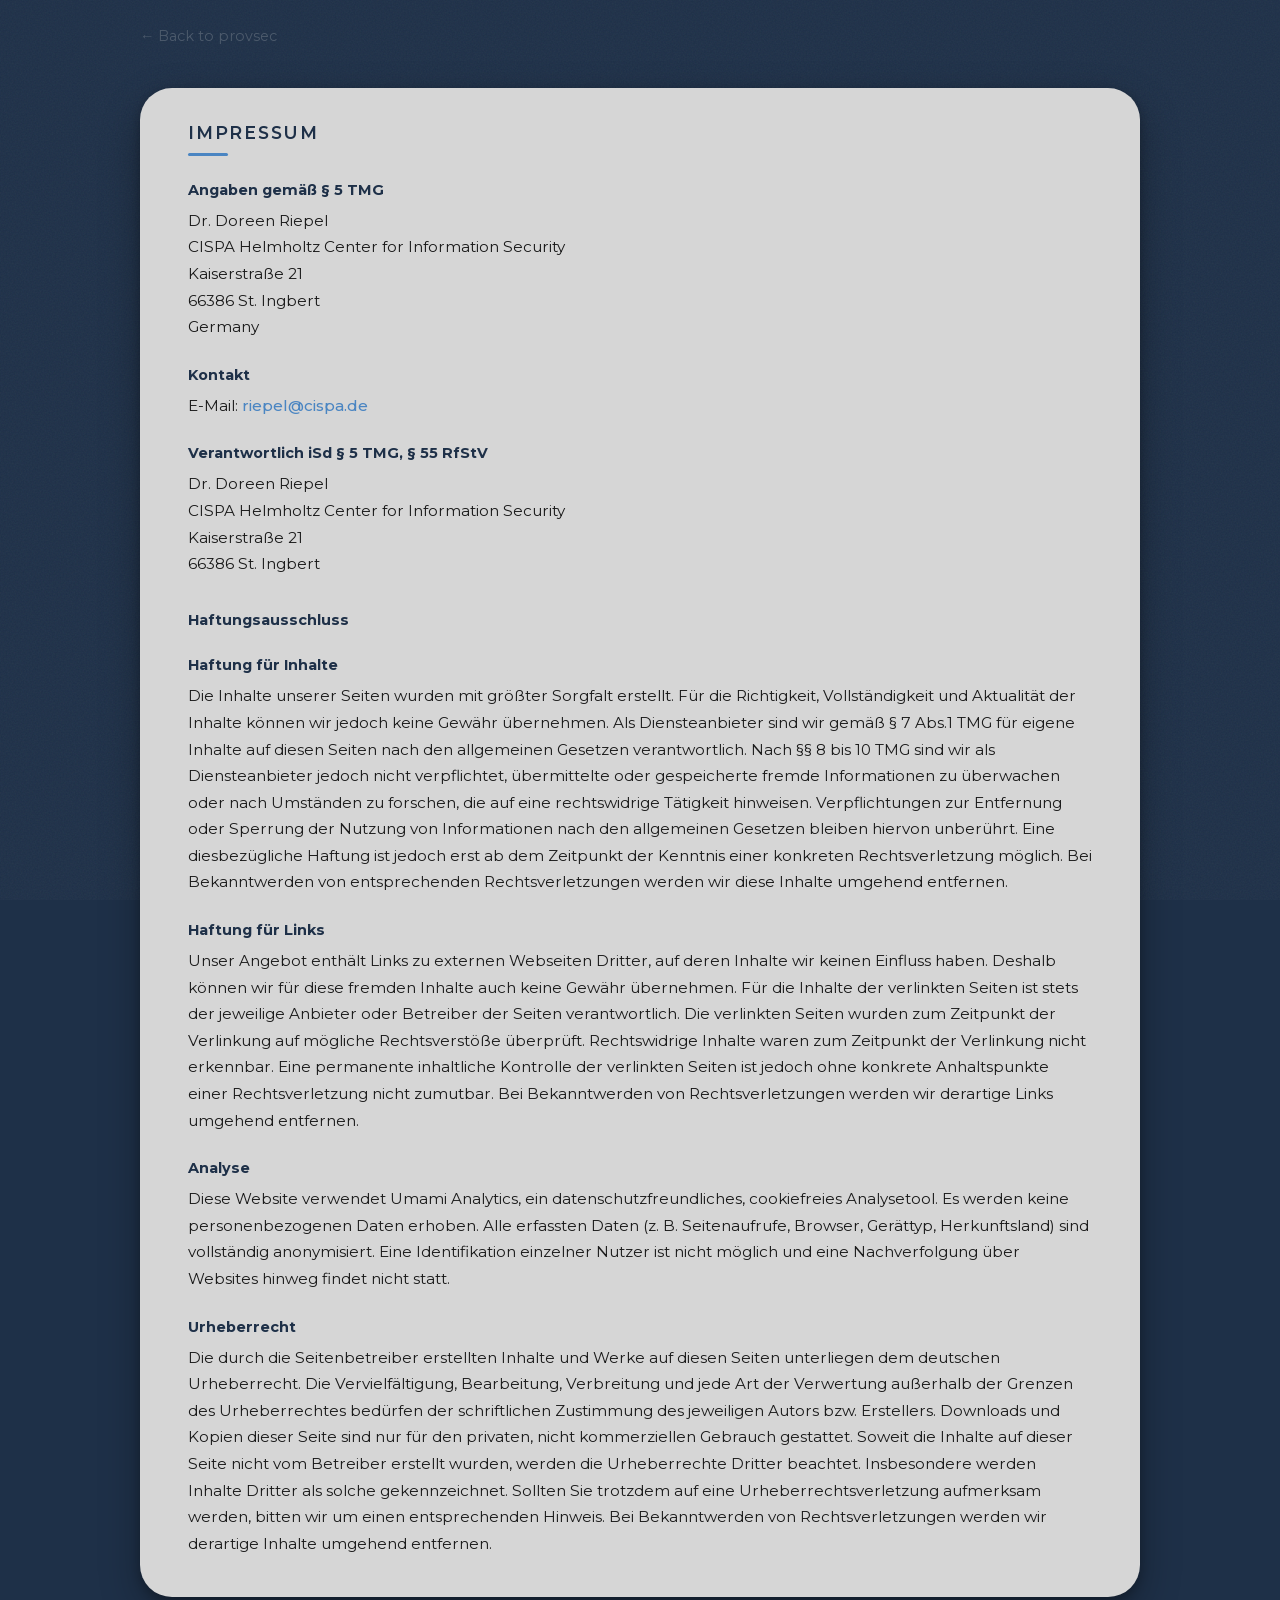
<file: imprint.html>
<!doctype html>
<html lang="de">
<head>
  <meta charset="utf-8">
  <meta name="viewport" content="width=device-width, initial-scale=1, shrink-to-fit=no">
  <title>Imprint · provsec</title>
  <link rel="icon" href="favicon.ico">
  <link rel="stylesheet" href="bulma.min.css">
  <link rel="stylesheet" href="custom.css">
  <link rel="stylesheet" href="fonts/fonts.css">
  <script defer src="https://cloud.umami.is/script.js" data-website-id="b9797a1d-40fd-4da0-8e4f-becd8595ed48"></script>
  <style>
    body, p, a, li { font-family: 'Montserrat', sans-serif; color: #1a1a1a; }
    .section-title {
      font-family: 'Montserrat', sans-serif;
      font-size: 1.1em;
      letter-spacing: 0.1em;
      text-transform: uppercase;
      font-weight: 600;
      color: #1e3048;
      margin-bottom: 0.9rem;
    }
    .section-title::after {
      content: '';
      display: block;
      width: 2.5rem;
      height: 3px;
      background: #4a85c2;
      border-radius: 2px;
      margin-top: 0.4rem;
    }
    .card {
      background-color: #d6d6d6;
      box-shadow: 0 4px 12px rgba(0,0,0,0.25), 0 16px 40px rgba(0,0,0,0.3);
      margin-top: 2.5rem;
      padding: 2rem 3rem 2.5rem;
      border-radius: 2rem;
    }
    .card p a { color: #4a85c2; font-weight: 500; text-decoration: none; }
    .card p a:hover { text-decoration: underline; }
    .legal-heading {
      font-size: 0.9em;
      font-weight: 700;
      color: #1e3048;
      margin-top: 1.5rem;
      margin-bottom: 0.4rem;
    }
    .legal-heading:first-of-type { margin-top: 0; }
  </style>
</head>
<body>
  <section class="section pt-5 pb-4">
  <div class="container" style="max-width: 1000px;">
    <nav style="margin-bottom: 1rem;">
      <a href="/" style="font-family: 'Montserrat', sans-serif; color: #4c5a6c; text-decoration: none; font-size: 0.9em;">← Back to provsec</a>
    </nav>
    <div class="card">
      <p class="section-title">Impressum</p>
      <p class="legal-heading">Angaben gemäß § 5 TMG</p>
      <p style="font-size: 0.95em; line-height: 1.75;">
        Dr. Doreen Riepel<br>
        CISPA Helmholtz Center for Information Security<br>
        Kaiserstraße 21<br>
        66386 St. Ingbert<br>
        Germany
      </p>

      <p class="legal-heading">Kontakt</p>
      <p style="font-size: 0.95em; line-height: 1.75;">
        E-Mail: <a href="mailto:riepel@cispa.de">riepel@cispa.de</a>
      </p>

      <p class="legal-heading">Verantwortlich iSd § 5 TMG, § 55 RfStV</p>
      <p style="font-size: 0.95em; line-height: 1.75;">
        Dr. Doreen Riepel<br>
        CISPA Helmholtz Center for Information Security<br>
        Kaiserstraße 21<br>
        66386 St. Ingbert
      </p>

      <p class="legal-heading" style="margin-top: 2rem;">Haftungsausschluss</p>

      <p class="legal-heading">Haftung für Inhalte</p>
      <p style="font-size: 0.95em; line-height: 1.75;">
        Die Inhalte unserer Seiten wurden mit größter Sorgfalt erstellt. Für die Richtigkeit, Vollständigkeit und Aktualität der Inhalte können wir jedoch keine Gewähr übernehmen. Als Diensteanbieter sind wir gemäß § 7 Abs.1 TMG für eigene Inhalte auf diesen Seiten nach den allgemeinen Gesetzen verantwortlich. Nach §§ 8 bis 10 TMG sind wir als Diensteanbieter jedoch nicht verpflichtet, übermittelte oder gespeicherte fremde Informationen zu überwachen oder nach Umständen zu forschen, die auf eine rechtswidrige Tätigkeit hinweisen. Verpflichtungen zur Entfernung oder Sperrung der Nutzung von Informationen nach den allgemeinen Gesetzen bleiben hiervon unberührt. Eine diesbezügliche Haftung ist jedoch erst ab dem Zeitpunkt der Kenntnis einer konkreten Rechtsverletzung möglich. Bei Bekanntwerden von entsprechenden Rechtsverletzungen werden wir diese Inhalte umgehend entfernen.
      </p>

      <p class="legal-heading">Haftung für Links</p>
      <p style="font-size: 0.95em; line-height: 1.75;">
        Unser Angebot enthält Links zu externen Webseiten Dritter, auf deren Inhalte wir keinen Einfluss haben. Deshalb können wir für diese fremden Inhalte auch keine Gewähr übernehmen. Für die Inhalte der verlinkten Seiten ist stets der jeweilige Anbieter oder Betreiber der Seiten verantwortlich. Die verlinkten Seiten wurden zum Zeitpunkt der Verlinkung auf mögliche Rechtsverstöße überprüft. Rechtswidrige Inhalte waren zum Zeitpunkt der Verlinkung nicht erkennbar. Eine permanente inhaltliche Kontrolle der verlinkten Seiten ist jedoch ohne konkrete Anhaltspunkte einer Rechtsverletzung nicht zumutbar. Bei Bekanntwerden von Rechtsverletzungen werden wir derartige Links umgehend entfernen.
      </p>

      <p class="legal-heading">Analyse</p>
      <p style="font-size: 0.95em; line-height: 1.75;">
        Diese Website verwendet Umami Analytics, ein datenschutzfreundliches, cookiefreies Analysetool. Es werden keine personenbezogenen Daten erhoben. Alle erfassten Daten (z. B. Seitenaufrufe, Browser, Gerättyp, Herkunftsland) sind vollständig anonymisiert. Eine Identifikation einzelner Nutzer ist nicht möglich und eine Nachverfolgung über Websites hinweg findet nicht statt.
      </p>

      <p class="legal-heading">Urheberrecht</p>
      <p style="font-size: 0.95em; line-height: 1.75;">
        Die durch die Seitenbetreiber erstellten Inhalte und Werke auf diesen Seiten unterliegen dem deutschen Urheberrecht. Die Vervielfältigung, Bearbeitung, Verbreitung und jede Art der Verwertung außerhalb der Grenzen des Urheberrechtes bedürfen der schriftlichen Zustimmung des jeweiligen Autors bzw. Erstellers. Downloads und Kopien dieser Seite sind nur für den privaten, nicht kommerziellen Gebrauch gestattet. Soweit die Inhalte auf dieser Seite nicht vom Betreiber erstellt wurden, werden die Urheberrechte Dritter beachtet. Insbesondere werden Inhalte Dritter als solche gekennzeichnet. Sollten Sie trotzdem auf eine Urheberrechtsverletzung aufmerksam werden, bitten wir um einen entsprechenden Hinweis. Bei Bekanntwerden von Rechtsverletzungen werden wir derartige Inhalte umgehend entfernen.
      </p>

    </div>
  </div>
  </section>
</body>
</html>
</file>
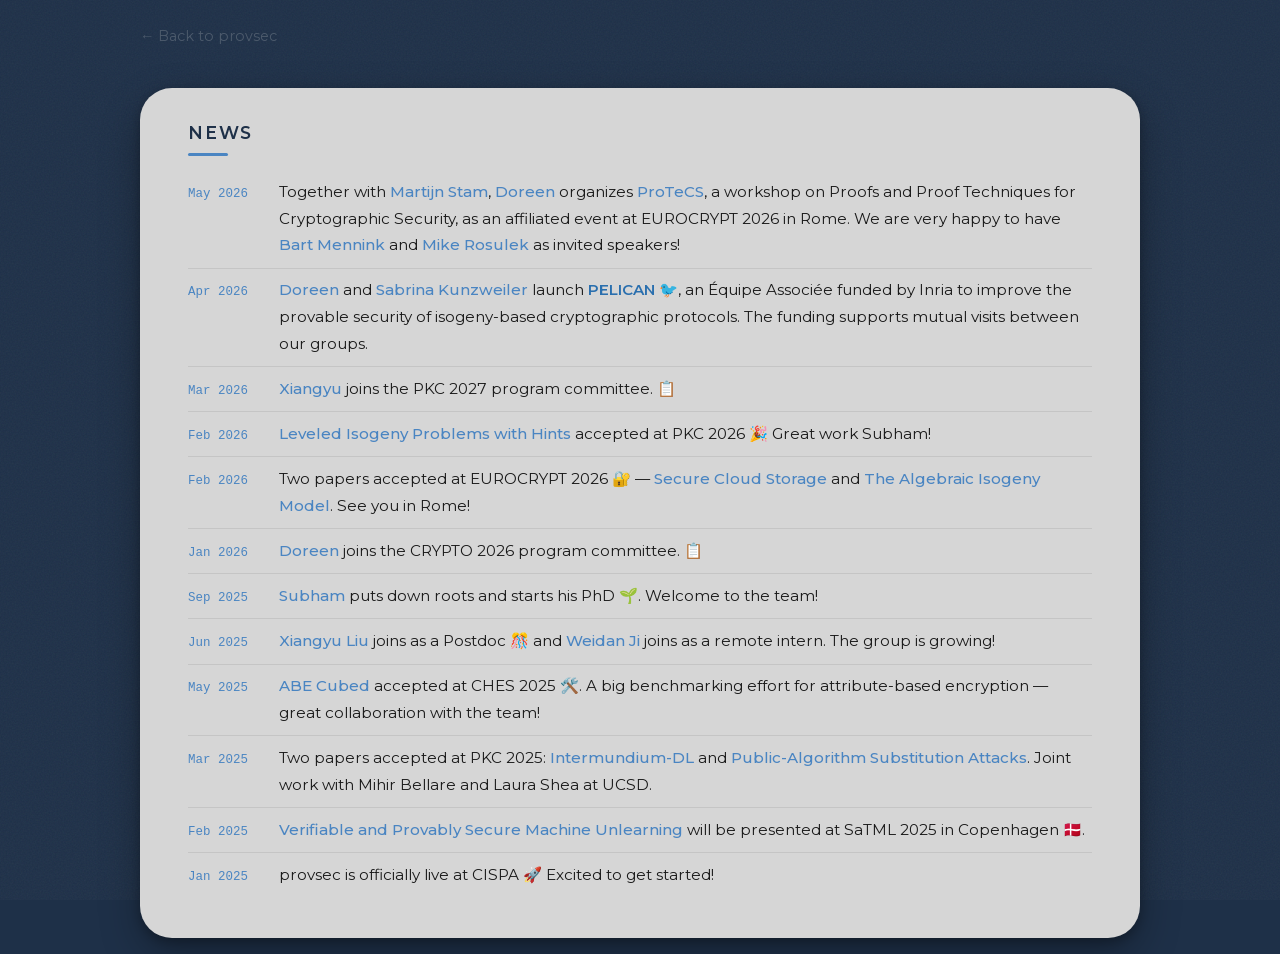
<file: news.html>
<!doctype html>
<html lang="en">
<head>
  <meta charset="utf-8">
  <meta name="viewport" content="width=device-width, initial-scale=1, shrink-to-fit=no">
  <title>News · provsec</title>
  <link rel="icon" href="favicon.ico">
  <link rel="stylesheet" href="bulma.min.css">
  <link rel="stylesheet" href="custom.css">
  <link rel="stylesheet" href="fonts/fonts.css">
  <script defer src="https://cloud.umami.is/script.js" data-website-id="b9797a1d-40fd-4da0-8e4f-becd8595ed48"></script>
  <style>
    body, p, a, li { font-family: 'Montserrat', sans-serif; color: #1a1a1a; }
    .section-title {
      font-family: 'Montserrat', sans-serif;
      font-size: 1.1em;
      letter-spacing: 0.1em;
      text-transform: uppercase;
      font-weight: 600;
      color: #1e3048;
      margin-bottom: 0.9rem;
    }
    .section-title::after {
      content: '';
      display: block;
      width: 2.5rem;
      height: 3px;
      background: #4a85c2;
      border-radius: 2px;
      margin-top: 0.4rem;
    }
    .card {
      background-color: #d6d6d6;
      box-shadow: 0 4px 12px rgba(0,0,0,0.25), 0 16px 40px rgba(0,0,0,0.3);
      margin-top: 2.5rem;
      padding: 2rem 3rem 2.5rem;
      border-radius: 2rem;
    }
    .card p a { color: #4a85c2; font-weight: 500; text-decoration: none; }
    .card p a:hover { text-decoration: underline; }

    .news-feed { display: flex; flex-direction: column; }
    .news-item {
      display: flex;
      gap: 1.5rem;
      padding: 0.55rem 0;
      align-items: baseline;
    }
    .news-feed > * + * { border-top: 1px solid rgba(0,0,0,0.08); }
    .news-date {
      font-family: 'SF Mono', 'Fira Code', Consolas, monospace;
      font-size: 0.78em;
      color: #4a85c2;
      white-space: nowrap;
      width: 4.2rem;
      flex-shrink: 0;
    }
    .news-text { font-size: 0.95em; line-height: 1.75; }
  </style>
</head>
<body>
  <section class="section pt-5 pb-4">
  <div class="container" style="max-width: 1000px;">
    <nav style="margin-bottom: 1rem;">
      <a href="/" style="font-family: 'Montserrat', sans-serif; color: #4c5a6c; text-decoration: none; font-size: 0.9em;">← Back to provsec</a>
    </nav>
    <div class="card">
      <p class="section-title">News</p>
      <div class="news-feed">

        <div class="news-item">
          <span class="news-date">May 2026</span>
          <p class="news-text">Together with <a href="https://www.simula.no/people/martijn" target="_blank">Martijn Stam</a>, <a href="https://doreenriepel.me" target="_blank">Doreen</a> organizes <a href="https://protecs-workshop.gitlab.io" target="_blank">ProTeCS</a>, a workshop on Proofs and Proof Techniques for Cryptographic Security, as an affiliated event at EUROCRYPT 2026 in Rome. We are very happy to have <a href="https://www.bartmennink.nl/" target="_blank">Bart Mennink</a> and <a href="https://web.engr.oregonstate.edu/~rosulekm/" target="_blank">Mike Rosulek</a> as invited speakers!</p>
        </div>

        <div class="news-item">
          <span class="news-date">Apr 2026</span>
          <p class="news-text"><a href="https://doreenriepel.me" target="_blank">Doreen</a> and <a href="https://sabrinakunzweiler.github.io/" target="_blank">Sabrina Kunzweiler</a> launch <strong style="color: #2a6fae;">PELICAN</strong> 🐦, an Équipe Associée funded by Inria to improve the provable security of isogeny-based cryptographic protocols. The funding supports mutual visits between our groups.</p>
        </div>

        <div class="news-item">
          <span class="news-date">Mar 2026</span>
          <p class="news-text"><a href="https://xiangyuliu-yahoo.github.io" target="_blank">Xiangyu</a> joins the PKC 2027 program committee. 📋</p>
        </div>

        <div class="news-item">
          <span class="news-date">Feb 2026</span>
          <p class="news-text"><a href="https://eprint.iacr.org/2025/2075" target="_blank">Leveled Isogeny Problems with Hints</a> accepted at PKC 2026 🎉 Great work Subham!</p>
        </div>

        <div class="news-item">
          <span class="news-date">Feb 2026</span>
          <p class="news-text">Two papers accepted at EUROCRYPT 2026 🔐 — <a href="https://eprint.iacr.org/2026/434" target="_blank">Secure Cloud Storage</a> and <a href="https://eprint.iacr.org/2026/032" target="_blank">The Algebraic Isogeny Model</a>. See you in Rome!</p>
        </div>

        <div class="news-item">
          <span class="news-date">Jan 2026</span>
          <p class="news-text"><a href="https://doreenriepel.me" target="_blank">Doreen</a> joins the CRYPTO 2026 program committee. 📋</p>
        </div>

        <div class="news-item">
          <span class="news-date">Sep 2025</span>
          <p class="news-text"><a href="https://cryptosubh.github.io/" target="_blank">Subham</a> puts down roots and starts his PhD 🌱. Welcome to the team!</p>
        </div>

        <div class="news-item">
          <span class="news-date">Jun 2025</span>
          <p class="news-text"><a href="https://xiangyuliu-yahoo.github.io" target="_blank">Xiangyu Liu</a> joins as a Postdoc 🎊 and <a href="index.html#team">Weidan Ji</a> joins as a remote intern. The group is growing!</p>
        </div>

        <div class="news-item">
          <span class="news-date">May 2025</span>
          <p class="news-text"><a href="https://eprint.iacr.org/2025/1230" target="_blank">ABE Cubed</a> accepted at CHES 2025 🛠️. A big benchmarking effort for attribute-based encryption — great collaboration with the team!</p>
        </div>

        <div class="news-item">
          <span class="news-date">Mar 2025</span>
          <p class="news-text">Two papers accepted at PKC 2025: <a href="https://eprint.iacr.org/2025/663" target="_blank">Intermundium-DL</a> and <a href="https://eprint.iacr.org/2024/536" target="_blank">Public-Algorithm Substitution Attacks</a>. Joint work with Mihir Bellare and Laura Shea at UCSD.</p>
        </div>

        <div class="news-item">
          <span class="news-date">Feb 2025</span>
          <p class="news-text"><a href="https://arxiv.org/abs/2210.09126" target="_blank">Verifiable and Provably Secure Machine Unlearning</a> will be presented at SaTML 2025 in Copenhagen 🇩🇰.</p>
        </div>

        <div class="news-item">
          <span class="news-date">Jan 2025</span>
          <p class="news-text">provsec is officially live at CISPA 🚀 Excited to get started!</p>
        </div>

      </div>
    </div>
  </div>
  </section>
</body>
</html>
</file>
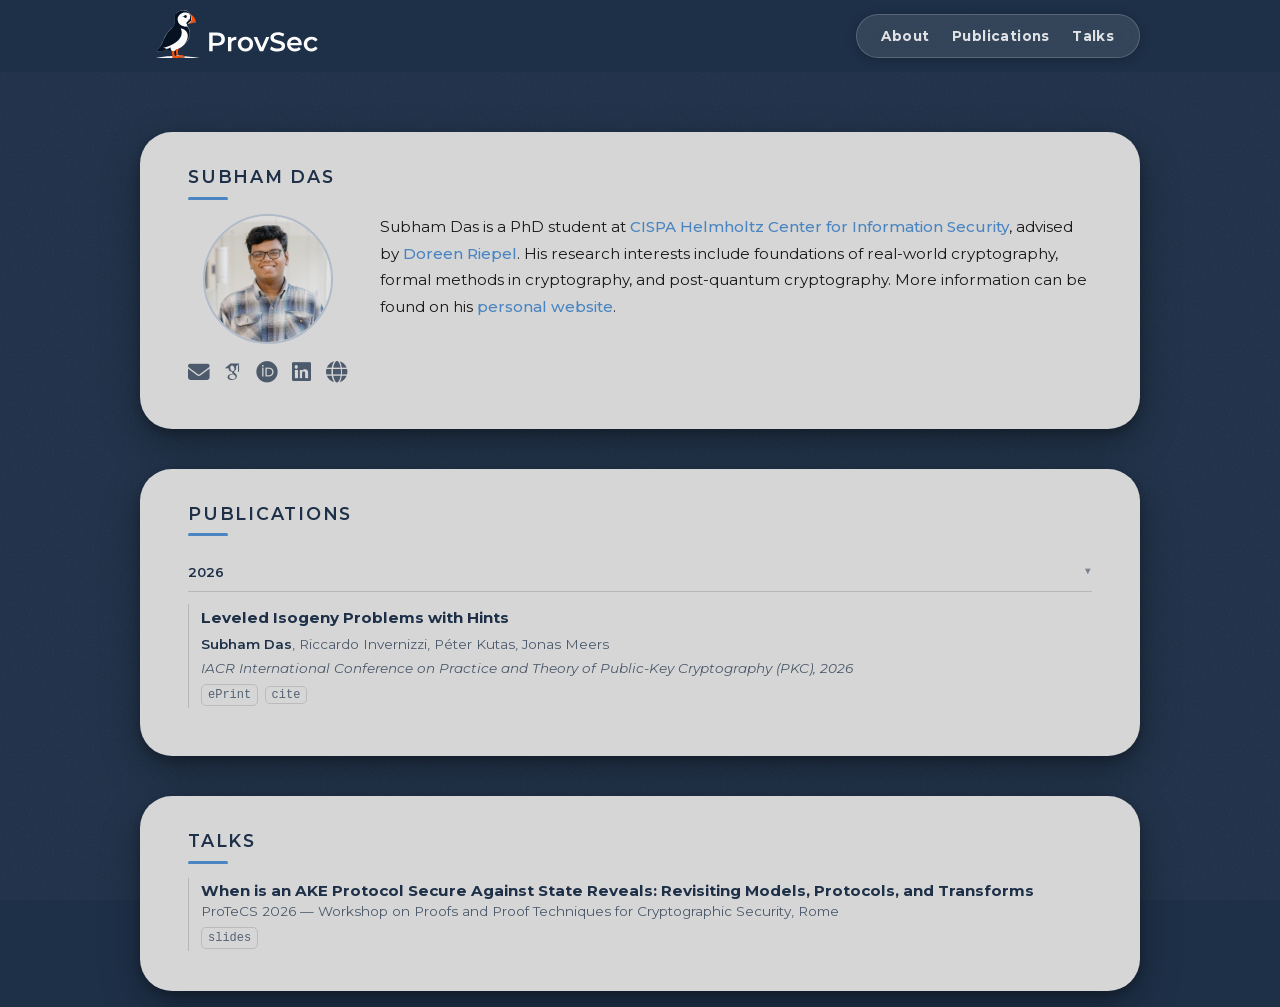
<file: subham.html>
<!doctype html>
<html lang="en">
<head>
  <meta charset="utf-8">
  <meta name="viewport" content="width=device-width, initial-scale=1, shrink-to-fit=no">
  <title>Subham Das · provsec</title>
  <link rel="icon" href="favicon.ico">
  <link rel="stylesheet" href="bulma.min.css">
  <link rel="stylesheet" href="custom.css">
  <link rel="stylesheet" href="fonts/fonts.css">
  <link rel="stylesheet" href="fontawesome/css/all.min.css">
  <link rel="stylesheet" href="academicons/css/academicons.min.css">
  <script defer src="https://cloud.umami.is/script.js" data-website-id="b9797a1d-40fd-4da0-8e4f-becd8595ed48"></script>
  <style>
    body, p, a, li, span { font-family: 'Montserrat', sans-serif; color: #1a1a1a; }
    .section-title {
      font-family: 'Montserrat', sans-serif;
      font-size: 1.1em;
      letter-spacing: 0.1em;
      text-transform: uppercase;
      font-weight: 600;
      color: #1e3048;
      margin-bottom: 0.9rem;
    }
    .section-title::after {
      content: '';
      display: block;
      width: 2.5rem;
      height: 3px;
      background: #4a85c2;
      border-radius: 2px;
      margin-top: 0.4rem;
    }
    .card {
      background-color: #d6d6d6;
      box-shadow: 0 4px 12px rgba(0,0,0,0.25), 0 16px 40px rgba(0,0,0,0.3);
      margin-top: 2.5rem;
      padding: 2rem 3rem 2.5rem;
      border-radius: 2rem;
    }
    .card p a { color: #4a85c2; font-weight: 500; text-decoration: none; }
    .card p a:hover { text-decoration: underline; }

    .pub { padding: 0.1rem 0 0.1rem 0.75rem; border-left: 1px solid rgba(0,0,0,0.15); margin-bottom: 1.1rem; }
    .pub:last-child { margin-bottom: 0; }
    .pub-title { font-family: 'Montserrat', sans-serif; font-weight: bold; color: #1e3048; text-decoration: none; font-size: 0.95em; line-height: 1.4; }
    .pub-title:hover { opacity: 0.75; }
    .pub-authors { font-size: 0.85em; color: #4c5a6c; margin: 0.25rem 0; }
    .pub-venue { font-size: 0.85em; color: #1e3048; opacity: 0.75; font-style: italic; }
    .pub-links { margin-top: 0.35rem; display: flex; flex-wrap: wrap; gap: 0.4rem; align-items: center; }
    .pub-link {
      font-family: 'SF Mono', 'Fira Code', Consolas, monospace;
      font-size: 0.75em; color: #1e3048; opacity: 0.7; text-decoration: none;
      border: 1px solid rgba(0,0,0,0.18); border-radius: 0.3rem; padding: 0.1em 0.5em;
      transition: opacity 0.15s, background-color 0.15s, border-color 0.15s;
    }
    .pub-link:hover { opacity: 1; background-color: rgba(0,0,0,0.05); border-color: rgba(0,0,0,0.3); }
    .team-author { color: #1e3048; font-weight: 600; }

    .pub-year { margin-bottom: 0.5rem; }
    .pub-year summary {
      font-family: 'Montserrat', sans-serif; font-weight: 600; font-variant: all-small-caps;
      font-size: 1.15em; color: #1e3048; opacity: 0.8; cursor: pointer; list-style: none;
      padding: 0.4rem 0; border-bottom: 1px solid rgba(0,0,0,0.15);
      display: flex; justify-content: space-between; align-items: center; user-select: none;
    }
    .pub-year summary::-webkit-details-marker { display: none; }
    .pub-year summary::after { content: "▸"; font-size: 0.8em; opacity: 0.5; transition: transform 0.15s ease; }
    .pub-year[open] summary::after { transform: rotate(90deg); }
    .pub-year[open] summary { opacity: 1; }
    .pub-year .pub-year-content { padding-top: 0.75rem; }

    /* cite modal */
    .cite-overlay {
      display: none; position: fixed; inset: 0;
      background: rgba(0,0,0,0.55); z-index: 9999;
      align-items: center; justify-content: center;
    }
    .cite-overlay.active { display: flex; }
    .cite-box {
      background: #d6d6d6; border-radius: 1rem;
      padding: 1.5rem 2rem; max-width: 640px; width: 90%;
      box-shadow: 0 8px 40px rgba(0,0,0,0.5);
    }
    #cite-content {
      font-family: 'SF Mono', 'Fira Code', Consolas, monospace;
      font-size: 0.78em; line-height: 1.6; white-space: pre; overflow-x: auto;
      color: #1e3048; background: rgba(0,0,0,0.06);
      border-radius: 0.5rem; padding: 0.9rem 1rem;
      margin: 0.6rem 0 0; display: block;
      max-height: 60vh; overflow-y: auto;
    }
    button.pub-link { background: none; cursor: pointer; }
    button.pub-link::-moz-focus-inner { border: 0; }

    .site-header {
      position: fixed;
      top: 0; left: 0; right: 0;
      z-index: 1000;
      background: rgba(30, 48, 72, 0.92);
      backdrop-filter: blur(12px);
      -webkit-backdrop-filter: blur(12px);
      padding: 0.6rem 1rem;
    }
    .navbar {
      background: transparent; padding: 0;
      max-width: 1000px; margin: 0 auto;
      display: flex; justify-content: space-between; align-items: center;
      box-shadow: none;
    }
    .navbar-logo { display: flex; align-items: center; padding: 0 0 0 1rem; }
    .navbar-links {
      background-color: rgba(255,255,255,0.1); backdrop-filter: blur(16px);
      -webkit-backdrop-filter: blur(16px);
      border: 1px solid rgba(255,255,255,0.18); border-radius: 2rem;
      padding: 0.5rem 0.9rem; box-shadow: 0 2px 12px rgba(0,0,0,0.2);
      display: flex; align-items: center; gap: 0.1rem;
    }
    .navbar-item {
      color: rgba(255,255,255,0.85); font-size: 0.85em; font-weight: bold;
      letter-spacing: 0.03em; border-radius: 0.5rem; transition: background 0.15s;
      padding: 0.2rem 0.65rem; text-decoration: none;
    }
    .navbar-item:hover { background-color: rgba(255,255,255,0.12) !important; color: white; }
    .card { scroll-margin-top: 5.5rem; }
  </style>
</head>
<body style="padding-top: 5rem;">

  <header class="site-header">
    <nav class="navbar" role="navigation" aria-label="main navigation">
      <a class="navbar-logo" href="index.html">
        <img style="height: 3em; margin-bottom: 5px;" src="logo.svg" alt="provsec" />
      </a>
      <div class="navbar-links">
        <a class="navbar-item" href="#about">About</a>
        <a class="navbar-item" href="#publications">Publications</a>
        <a class="navbar-item" href="#talks">Talks</a>
      </div>
    </nav>
  </header>

  <section class="section pt-3 pb-4">
  <div class="container" style="max-width: 1000px;">

    <!-- about -->
    <div class="card" id="about">
      <p class="section-title">Subham Das</p>
      <div style="display: flex; gap: 2rem; align-items: flex-start; flex-wrap: wrap;">
        <div style="display: flex; flex-direction: column; align-items: center; gap: 0.75rem; flex-shrink: 0;">
          <img src="team/subham.jpg" alt="Subham Das"
               style="width: 130px; height: 130px; border-radius: 50%; border: 2px solid #b0bac9;">
          <div style="display: flex; gap: 0.9rem; align-items: center; justify-content: center; flex-wrap: wrap;">
            <a href="mailto:subham.das@cispa.de" title="subham.das@cispa.de" style="color: #4c5a6c; font-size: 1.35em; transition: color 0.15s;" onmouseover="this.style.color='#1e3048'" onmouseout="this.style.color='#4c5a6c'"><i class="fas fa-envelope"></i></a>
            <a href="https://scholar.google.com/citations?user=GwQRzbkAAAAJ" target="_blank" title="Google Scholar" style="color: #4c5a6c; font-size: 1.35em; transition: color 0.15s;" onmouseover="this.style.color='#1e3048'" onmouseout="this.style.color='#4c5a6c'"><i class="ai ai-google-scholar"></i></a>
            <a href="https://orcid.org/0009-0002-4659-4070" target="_blank" title="ORCID" style="color: #4c5a6c; font-size: 1.35em; transition: color 0.15s;" onmouseover="this.style.color='#1e3048'" onmouseout="this.style.color='#4c5a6c'"><i class="ai ai-orcid"></i></a>
            <a href="https://www.linkedin.com/in/subham-das-279004342/" target="_blank" title="LinkedIn" style="color: #4c5a6c; font-size: 1.35em; transition: color 0.15s;" onmouseover="this.style.color='#1e3048'" onmouseout="this.style.color='#4c5a6c'"><i class="fa-brands fa-linkedin"></i></a>
            <a href="https://cryptosubh.github.io/" target="_blank" title="Website" style="color: #4c5a6c; font-size: 1.35em; transition: color 0.15s;" onmouseover="this.style.color='#1e3048'" onmouseout="this.style.color='#4c5a6c'"><i class="fas fa-globe"></i></a>
          </div>
        </div>
        <div style="flex: 1; min-width: 200px;">
          <p style="font-size: 0.95em; line-height: 1.75;">
            Subham Das is a PhD student at <a href="https://cispa.de" target="_blank">CISPA Helmholtz Center for Information Security</a>, advised by <a href="doreen.html">Doreen Riepel</a>. His research interests include foundations of real-world cryptography, formal methods in cryptography, and post-quantum cryptography. More information can be found on his <a href="https://cryptosubh.github.io/" target="_blank">personal website</a>.
          </p>
        </div>
      </div>
    </div>

    <!-- publications -->
    <div class="card" id="publications">
      <p class="section-title">Publications</p>

      <details class="pub-year" open>
        <summary>2026</summary>
        <div class="pub-year-content">

          <div class="pub">
            <a class="pub-title" href="https://eprint.iacr.org/2025/2075" target="_blank">Leveled Isogeny Problems with Hints</a>
            <p class="pub-authors"><span class="team-author">Subham Das</span>, Riccardo Invernizzi, Péter Kutas, Jonas Meers</p>
            <p class="pub-venue">IACR International Conference on Practice and Theory of Public-Key Cryptography (PKC), 2026</p>
            <div class="pub-links">
              <a class="pub-link" href="https://eprint.iacr.org/2025/2075" target="_blank">ePrint</a>
              <button class="pub-link" onclick="showCite('2025/2075')">cite</button>
            </div>
          </div>

        </div>
      </details>

    </div>

    <!-- talks -->
    <div class="card" id="talks">
      <p class="section-title">Talks</p>
      <div class="pub">
        <p class="pub-title">When is an AKE Protocol Secure Against State Reveals: Revisiting Models, Protocols, and Transforms</p>
        <p class="pub-venue" style="font-style: normal; opacity: 1; color: #4c5a6c; font-size: 0.85em;">ProTeCS 2026 — Workshop on Proofs and Proof Techniques for Cryptographic Security, Rome</p>
        <div class="pub-links">
          <a class="pub-link" href="uploads/slides_protecs26_subham-das.pdf" target="_blank">slides</a>
        </div>
      </div>
    </div>

  </div>
  </section>

  <!-- cite modal -->
  <div class="cite-overlay" id="cite-overlay">
    <div class="cite-box">
      <div style="display:flex; justify-content:space-between; align-items:center;">
        <span style="font-family:'Montserrat',sans-serif; font-weight:600; font-size:0.9em; color:#1e3048;">BibTeX</span>
        <div style="display:flex; gap:0.75rem; align-items:center;">
          <button class="pub-link" id="cite-copy">copy</button>
          <button class="pub-link" onclick="hideCite()">close</button>
        </div>
      </div>
      <code id="cite-content"></code>
    </div>
  </div>

  <script>
    const bibtex = {
      '2025/2075': `@InProceedings{PKC:DIKM26,
  author    = {Subham Das and Riccardo Invernizzi and P{\\'{e}}ter Kutas and Jonas Meers},
  title     = {Leveled Isogeny Problems with Hints},
  booktitle = {{PKC} 2026},
  publisher = {Springer, Heidelberg},
  series    = {{LNCS}},
  year      = {2026}
}`
    };

    const citeOverlay = document.getElementById('cite-overlay');
    const citeContent = document.getElementById('cite-content');
    const citeCopy    = document.getElementById('cite-copy');

    function showCite(key) {
      citeContent.textContent = bibtex[key] || '';
      citeOverlay.classList.add('active');
    }
    function hideCite() {
      citeOverlay.classList.remove('active');
    }

    document.addEventListener('click', e => {
      if (e.target === citeOverlay) hideCite();
    });
    document.addEventListener('keydown', e => {
      if (e.key === 'Escape') hideCite();
    });
    citeCopy.addEventListener('click', () => {
      navigator.clipboard.writeText(citeContent.textContent).then(() => {
        citeCopy.textContent = 'copied!';
        setTimeout(() => { citeCopy.textContent = 'copy'; }, 1500);
      });
    });

    // Author highlighting
    document.querySelectorAll('.pub-authors').forEach(el => {
      el.innerHTML = el.innerHTML.replace(/Subham Das/g,
        '<span class="team-author">Subham Das</span>');
    });
  </script>
</body>
</html>
</file>
<file: fonts/fonts.css>
/* Montserrat – self-hosted, latin-ext + latin subsets */

/* normal, latin-ext */
@font-face {
  font-family: 'Montserrat';
  font-style: normal;
  font-weight: 400 700;
  font-display: swap;
  src: url('montserrat-normal-latin-ext.woff2') format('woff2');
  unicode-range: U+0100-02BA, U+02BD-02C5, U+02C7-02CC, U+02CE-02D7, U+02DD-02FF,
                 U+0304, U+0308, U+0329, U+1D00-1DBF, U+1E00-1E9F, U+1EF2-1EFF,
                 U+2020, U+20A0-20AB, U+20AD-20C0, U+2113, U+2C60-2C7F, U+A720-A7FF;
}

/* normal, latin */
@font-face {
  font-family: 'Montserrat';
  font-style: normal;
  font-weight: 400 700;
  font-display: swap;
  src: url('montserrat-normal-latin.woff2') format('woff2');
  unicode-range: U+0000-00FF, U+0131, U+0152-0153, U+02BB-02BC, U+02C6, U+02DA,
                 U+02DC, U+0304, U+0308, U+0329, U+2000-206F, U+20AC, U+2122,
                 U+2191, U+2193, U+2212, U+2215, U+FEFF, U+FFFD;
}

/* italic, latin-ext */
@font-face {
  font-family: 'Montserrat';
  font-style: italic;
  font-weight: 400 700;
  font-display: swap;
  src: url('montserrat-italic-latin-ext.woff2') format('woff2');
  unicode-range: U+0100-02BA, U+02BD-02C5, U+02C7-02CC, U+02CE-02D7, U+02DD-02FF,
                 U+0304, U+0308, U+0329, U+1D00-1DBF, U+1E00-1E9F, U+1EF2-1EFF,
                 U+2020, U+20A0-20AB, U+20AD-20C0, U+2113, U+2C60-2C7F, U+A720-A7FF;
}

/* italic, latin */
@font-face {
  font-family: 'Montserrat';
  font-style: italic;
  font-weight: 400 700;
  font-display: swap;
  src: url('montserrat-italic-latin.woff2') format('woff2');
  unicode-range: U+0000-00FF, U+0131, U+0152-0153, U+02BB-02BC, U+02C6, U+02DA,
                 U+02DC, U+0304, U+0308, U+0329, U+2000-206F, U+20AC, U+2122,
                 U+2191, U+2193, U+2212, U+2215, U+FEFF, U+FFFD;
}
</file>
<file: custom.css>
:root {
  --bulma-primary-h: 215deg;
  --bulma-primary-s: 14%;
  --bulma-primary-l: 21%;
  --panelcolor: #b8b8b8;
  --cardcolor: #d6d6d6;
  --backgroundcolor: #d6d6d6;
}

body::before {
  content: '';
  position: fixed;
  inset: 0;
  background-image: url("data:image/svg+xml,<svg xmlns='http://www.w3.org/2000/svg' width='200' height='200'><filter id='n'><feTurbulence type='fractalNoise' baseFrequency='0.65' numOctaves='4' stitchTiles='stitch'/></filter><rect width='200' height='200' filter='url(%23n)'/></svg>");
  background-repeat: repeat;
  background-size: 200px 200px;
  opacity: 0.06;
  pointer-events: none;
  z-index: -1;
}

html {
  background: #1e3048;
  background-attachment: fixed;
  min-height: 100vh;
}

body {
  background: transparent;
  min-height: 100vh;
  margin: 0;
  padding: 0;
}

.card {
  background-color: var(--cardcolor);
  box-shadow: 0 4px 12px rgba(0, 0, 0, 0.25), 0 16px 40px rgba(0, 0, 0, 0.3);
  margin-top: 2.5rem;
  padding: 2rem 3rem 2.5rem;
  border-radius: 2rem;
}

* {
  box-sizing: border-box;
}

section.section .container {
  max-width: 1000px !important;
}

/* === Tooltip styling === */
.custom-tooltip-container {
  position: relative;
  display: inline-block;
  cursor: pointer;
}

.custom-tooltip {
  visibility: hidden;
  background-color: #21232B;
  color: #fff;
  text-align: center;
  padding: 20px 20px 15px;
  border-radius: 8px;
  position: absolute;
  font-size: 0.8em;
  border: 1px solid black;
  z-index: 10;
  bottom: 100%;
  left: 50%;
  transform: translateX(-50%) translateY(-10px);
  width: 400px;
}

.custom-tooltip-container:hover .custom-tooltip {
  visibility: visible;
}
</file>
<file: academicons/css/academicons.min.css>
@font-face{font-family:Academicons;font-style:normal;font-weight:400;font-display:block;src:url(../fonts/academicons.eot);src:url(../fonts/academicons.eot) format('embedded-opentype'),url(../fonts/academicons.ttf) format('truetype'),url(../fonts/academicons.woff) format('woff'),url(../fonts/academicons.svg) format('svg')}.ai{font-family:Academicons;font-weight:400;-moz-osx-font-smoothing:grayscale;-webkit-font-smoothing:antialiased;display:inline-block;font-style:normal;font-variant:normal;text-rendering:auto;line-height:1}.ai-academia:before{content:"\e9af"}.ai-academia-square:before{content:"\e93d"}.ai-acclaim:before{content:"\e92e"}.ai-acclaim-square:before{content:"\e93a"}.ai-acm:before{content:"\e93c"}.ai-acm-square:before{content:"\e95d"}.ai-acmdl:before{content:"\e96a"}.ai-acmdl-square:before{content:"\e9d3"}.ai-ads:before{content:"\e9cb"}.ai-ads-square:before{content:"\e94a"}.ai-africarxiv:before{content:"\e91b"}.ai-africarxiv-square:before{content:"\e90b"}.ai-arxiv:before{content:"\e974"}.ai-arxiv-square:before{content:"\e9a6"}.ai-biorxiv:before{content:"\e9a2"}.ai-biorxiv-square:before{content:"\e98b"}.ai-ceur:before{content:"\e96d"}.ai-ceur-square:before{content:"\e92f"}.ai-ciencia-vitae:before{content:"\e912"}.ai-ciencia-vitae-square:before{content:"\e913"}.ai-closed-access:before{content:"\e942"}.ai-closed-access-square:before{content:"\e943"}.ai-conversation:before{content:"\e94c"}.ai-conversation-square:before{content:"\e915"}.ai-coursera:before{content:"\e95f"}.ai-coursera-square:before{content:"\e97f"}.ai-crossref:before{content:"\e918"}.ai-crossref-square:before{content:"\e919"}.ai-cv:before{content:"\e9a5"}.ai-cv-square:before{content:"\e90a"}.ai-datacite:before{content:"\e91c"}.ai-datacite-square:before{content:"\e91d"}.ai-dataverse:before{content:"\e9f7"}.ai-dataverse-square:before{content:"\e9e4"}.ai-dblp:before{content:"\e94f"}.ai-dblp-square:before{content:"\e93f"}.ai-depsy:before{content:"\e97a"}.ai-depsy-square:before{content:"\e94b"}.ai-doi:before{content:"\e97e"}.ai-doi-square:before{content:"\e98f"}.ai-dryad:before{content:"\e97c"}.ai-dryad-square:before{content:"\e98c"}.ai-elsevier:before{content:"\e961"}.ai-elsevier-square:before{content:"\e910"}.ai-figshare:before{content:"\e981"}.ai-figshare-square:before{content:"\e9e7"}.ai-google-scholar:before{content:"\e9d4"}.ai-google-scholar-square:before{content:"\e9f9"}.ai-hal:before{content:"\e92c"}.ai-hal-square:before{content:"\e92d"}.ai-hypothesis:before{content:"\e95a"}.ai-hypothesis-square:before{content:"\e95b"}.ai-ideas-repec:before{content:"\e9ed"}.ai-ideas-repec-square:before{content:"\e9f8"}.ai-ieee:before{content:"\e929"}.ai-ieee-square:before{content:"\e9b9"}.ai-impactstory:before{content:"\e9cf"}.ai-impactstory-square:before{content:"\e9aa"}.ai-inaturalist:before{content:"\e900"}.ai-inaturalist-square:before{content:"\e901"}.ai-inpn:before{content:"\e902"}.ai-inpn-square:before{content:"\e903"}.ai-inspire:before{content:"\e9e9"}.ai-inspire-square:before{content:"\e9fe"}.ai-isidore:before{content:"\e936"}.ai-isidore-square:before{content:"\e954"}.ai-jstor:before{content:"\e938"}.ai-jstor-square:before{content:"\e944"}.ai-lattes:before{content:"\e9b3"}.ai-lattes-square:before{content:"\e99c"}.ai-mathoverflow:before{content:"\e9f6"}.ai-mathoverflow-square:before{content:"\e97b"}.ai-mendeley:before{content:"\e9f0"}.ai-mendeley-square:before{content:"\e9f3"}.ai-moodle:before{content:"\e907"}.ai-moodle-square:before{content:"\e908"}.ai-nakala:before{content:"\e940"}.ai-nakala-square:before{content:"\e941"}.ai-obp:before{content:"\e92a"}.ai-obp-square:before{content:"\e92b"}.ai-open-access:before{content:"\e939"}.ai-open-access-square:before{content:"\e9f4"}.ai-open-data:before{content:"\e966"}.ai-open-data-square:before{content:"\e967"}.ai-open-materials:before{content:"\e968"}.ai-open-materials-square:before{content:"\e969"}.ai-openedition:before{content:"\e946"}.ai-openedition-square:before{content:"\e947"}.ai-orcid:before{content:"\e9d9"}.ai-orcid-square:before{content:"\e9c3"}.ai-osf:before{content:"\e9ef"}.ai-osf-square:before{content:"\e931"}.ai-overleaf:before{content:"\e914"}.ai-overleaf-square:before{content:"\e98d"}.ai-philpapers:before{content:"\e98a"}.ai-philpapers-square:before{content:"\e96f"}.ai-piazza:before{content:"\e99a"}.ai-piazza-square:before{content:"\e90c"}.ai-preregistered:before{content:"\e906"}.ai-preregistered-square:before{content:"\e96b"}.ai-protocols:before{content:"\e952"}.ai-protocols-square:before{content:"\e953"}.ai-psyarxiv:before{content:"\e90e"}.ai-psyarxiv-square:before{content:"\e90f"}.ai-publons:before{content:"\e937"}.ai-publons-square:before{content:"\e94e"}.ai-pubmed:before{content:"\e99f"}.ai-pubmed-square:before{content:"\e97d"}.ai-pubpeer:before{content:"\e922"}.ai-pubpeer-square:before{content:"\e923"}.ai-researcherid:before{content:"\e91a"}.ai-researcherid-square:before{content:"\e95c"}.ai-researchgate:before{content:"\e95e"}.ai-researchgate-square:before{content:"\e99e"}.ai-ror:before{content:"\e948"}.ai-ror-square:before{content:"\e949"}.ai-sci-hub:before{content:"\e959"}.ai-sci-hub-square:before{content:"\e905"}.ai-scirate:before{content:"\e98e"}.ai-scirate-square:before{content:"\e99d"}.ai-scopus:before{content:"\e91e"}.ai-scopus-square:before{content:"\e91f"}.ai-semantic-scholar:before{content:"\e96e"}.ai-semantic-scholar-square:before{content:"\e96c"}.ai-springer:before{content:"\e928"}.ai-springer-square:before{content:"\e99b"}.ai-ssrn:before{content:"\e916"}.ai-ssrn-square:before{content:"\e917"}.ai-stackoverflow:before{content:"\e920"}.ai-stackoverflow-square:before{content:"\e921"}.ai-zenodo:before{content:"\e911"}.ai-zotero:before{content:"\e962"}.ai-zotero-square:before{content:"\e932"}.ai-lg{font-size:1.33333em;line-height:.75em;vertical-align:-.0667em}.ai-xs{font-size:.75em}.ai-sm{font-size:.875em}.ai-1x{font-size:1em}.ai-2x{font-size:2em}.ai-3x{font-size:3em}.ai-4x{font-size:4em}.ai-5x{font-size:5em}.ai-6x{font-size:6em}.ai-7x{font-size:7em}.ai-8x{font-size:8em}.ai-9x{font-size:9em}.ai-10x{font-size:10em}.ai-fw{text-align:center;width:1.25em}.ai-ul{list-style-type:none;margin-left:2.5em;padding-left:0}.ai-ul>li{position:relative}.ai-li{left:-2em;position:absolute;text-align:center;width:2em;line-height:inherit}.ai-border{border:solid .08em #eee;border-radius:.1em;padding:.2em .25em .15em}.ai-pull-left{float:left}.ai-pull-right{float:right}.ai.ai-pull-left{margin-right:.3em}.ai.ai-pull-right{margin-right:.3em}.ai-stack{display:inline-block;height:2em;line-height:2em;position:relative;vertical-align:middle;width:2.5em}.ai-stack-1x,.ai-stack-2x{left:0;position:absolute;text-align:center;width:100%}.ai-stack-1x{line-height:inherit}.ai-stack-2x{font-size:2em}.ai-inverse{color:#fff}
</file>
